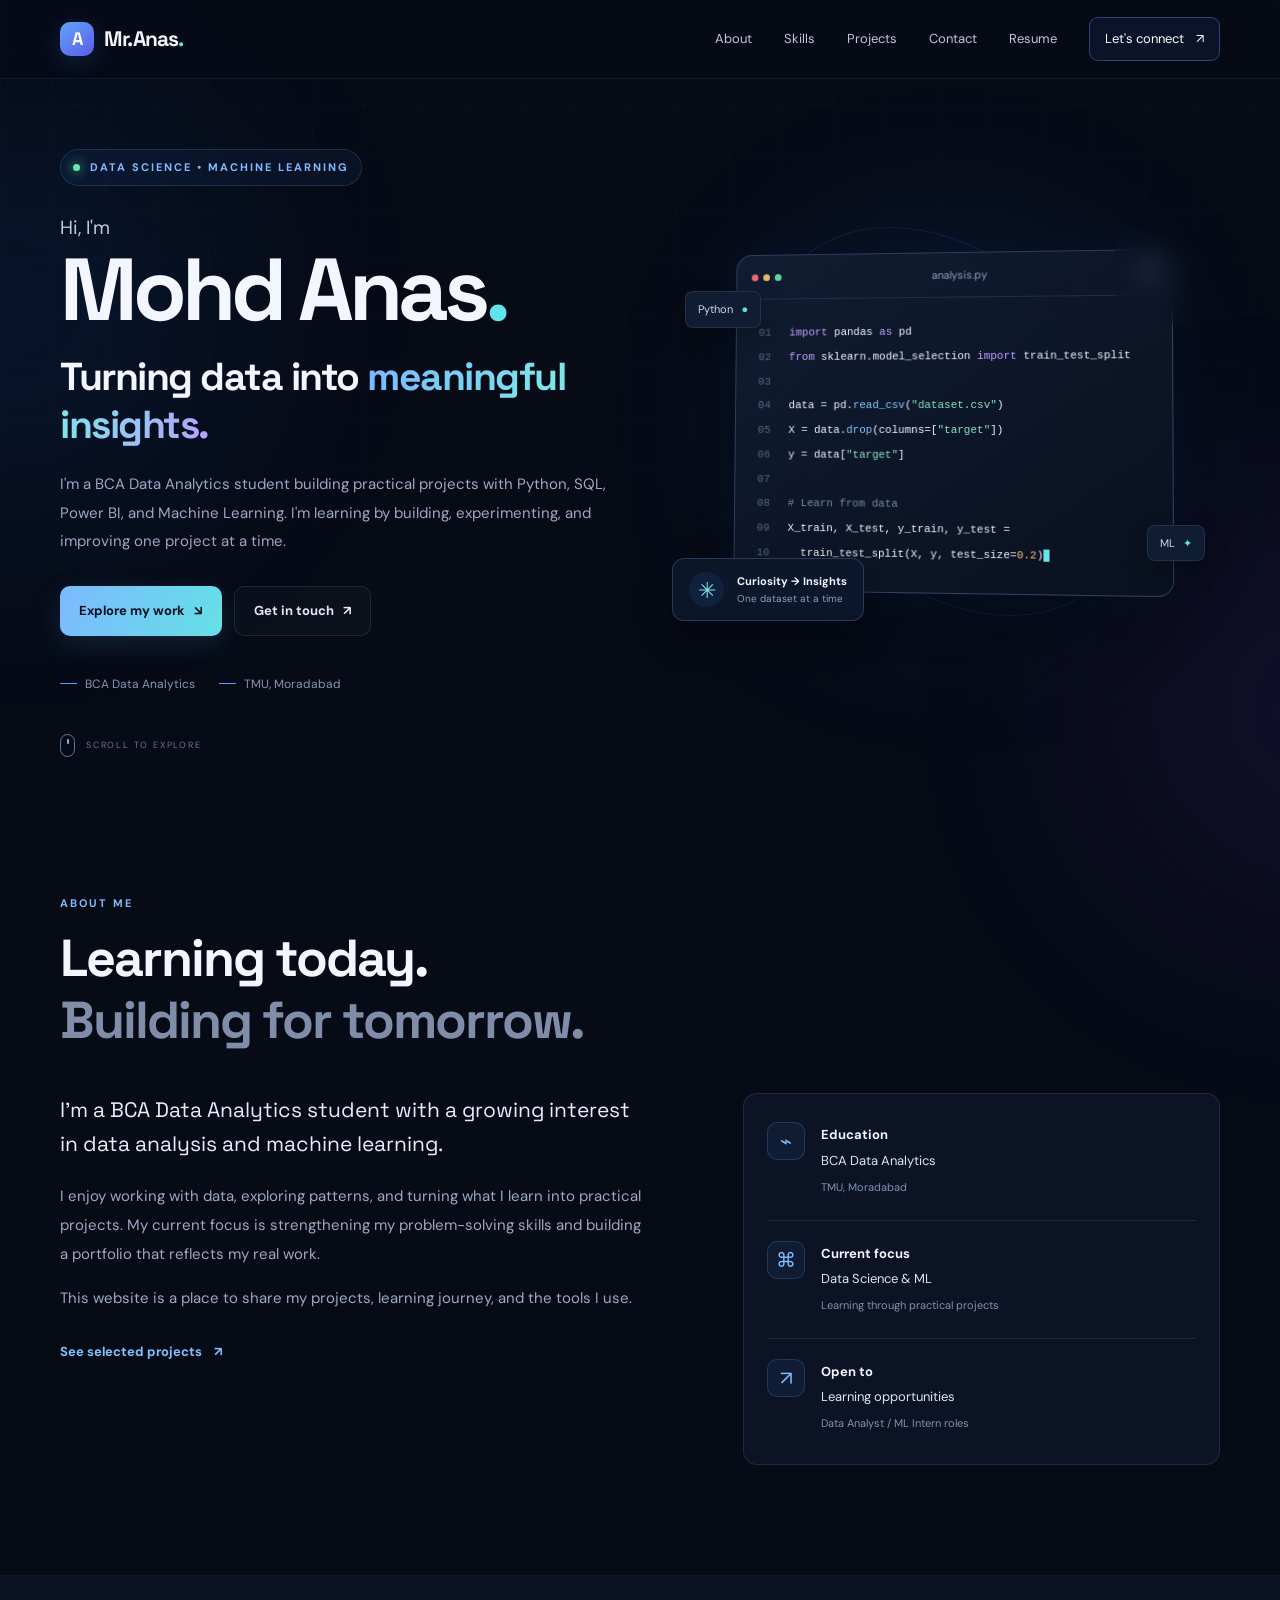
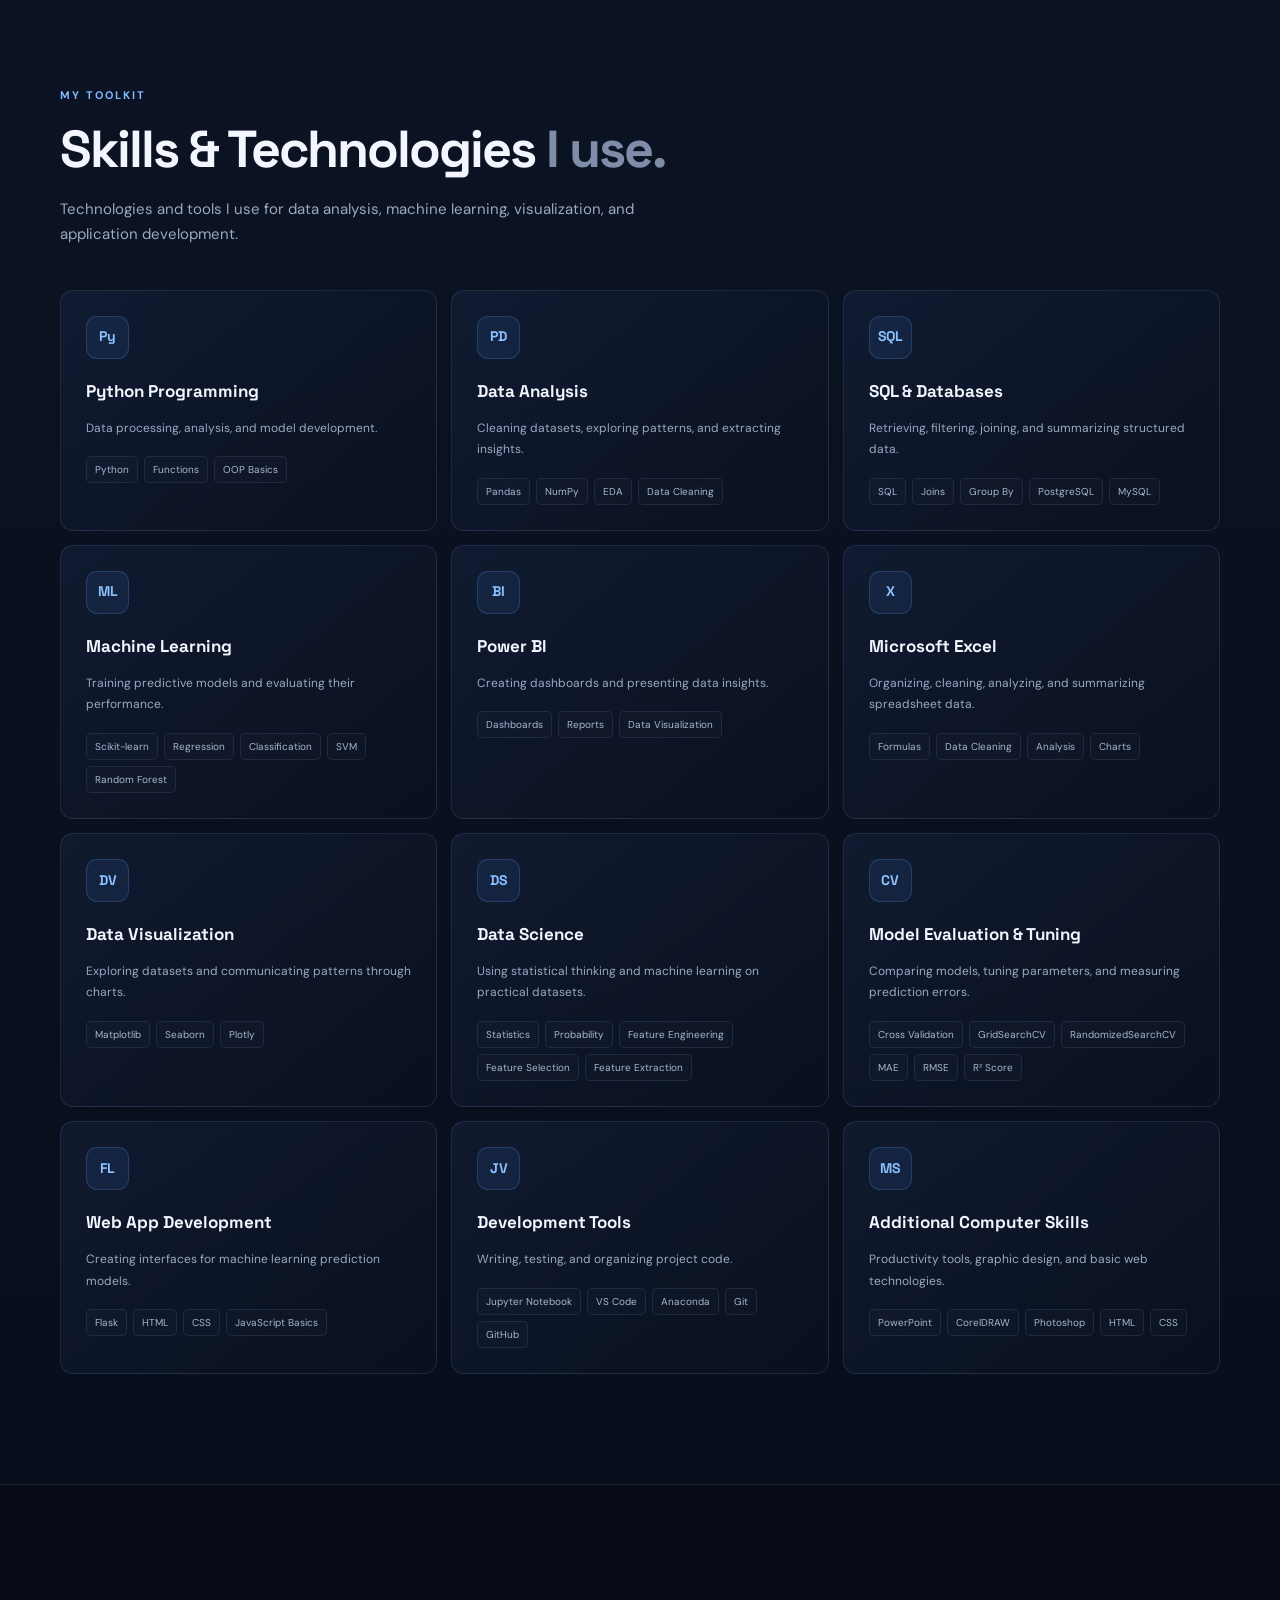
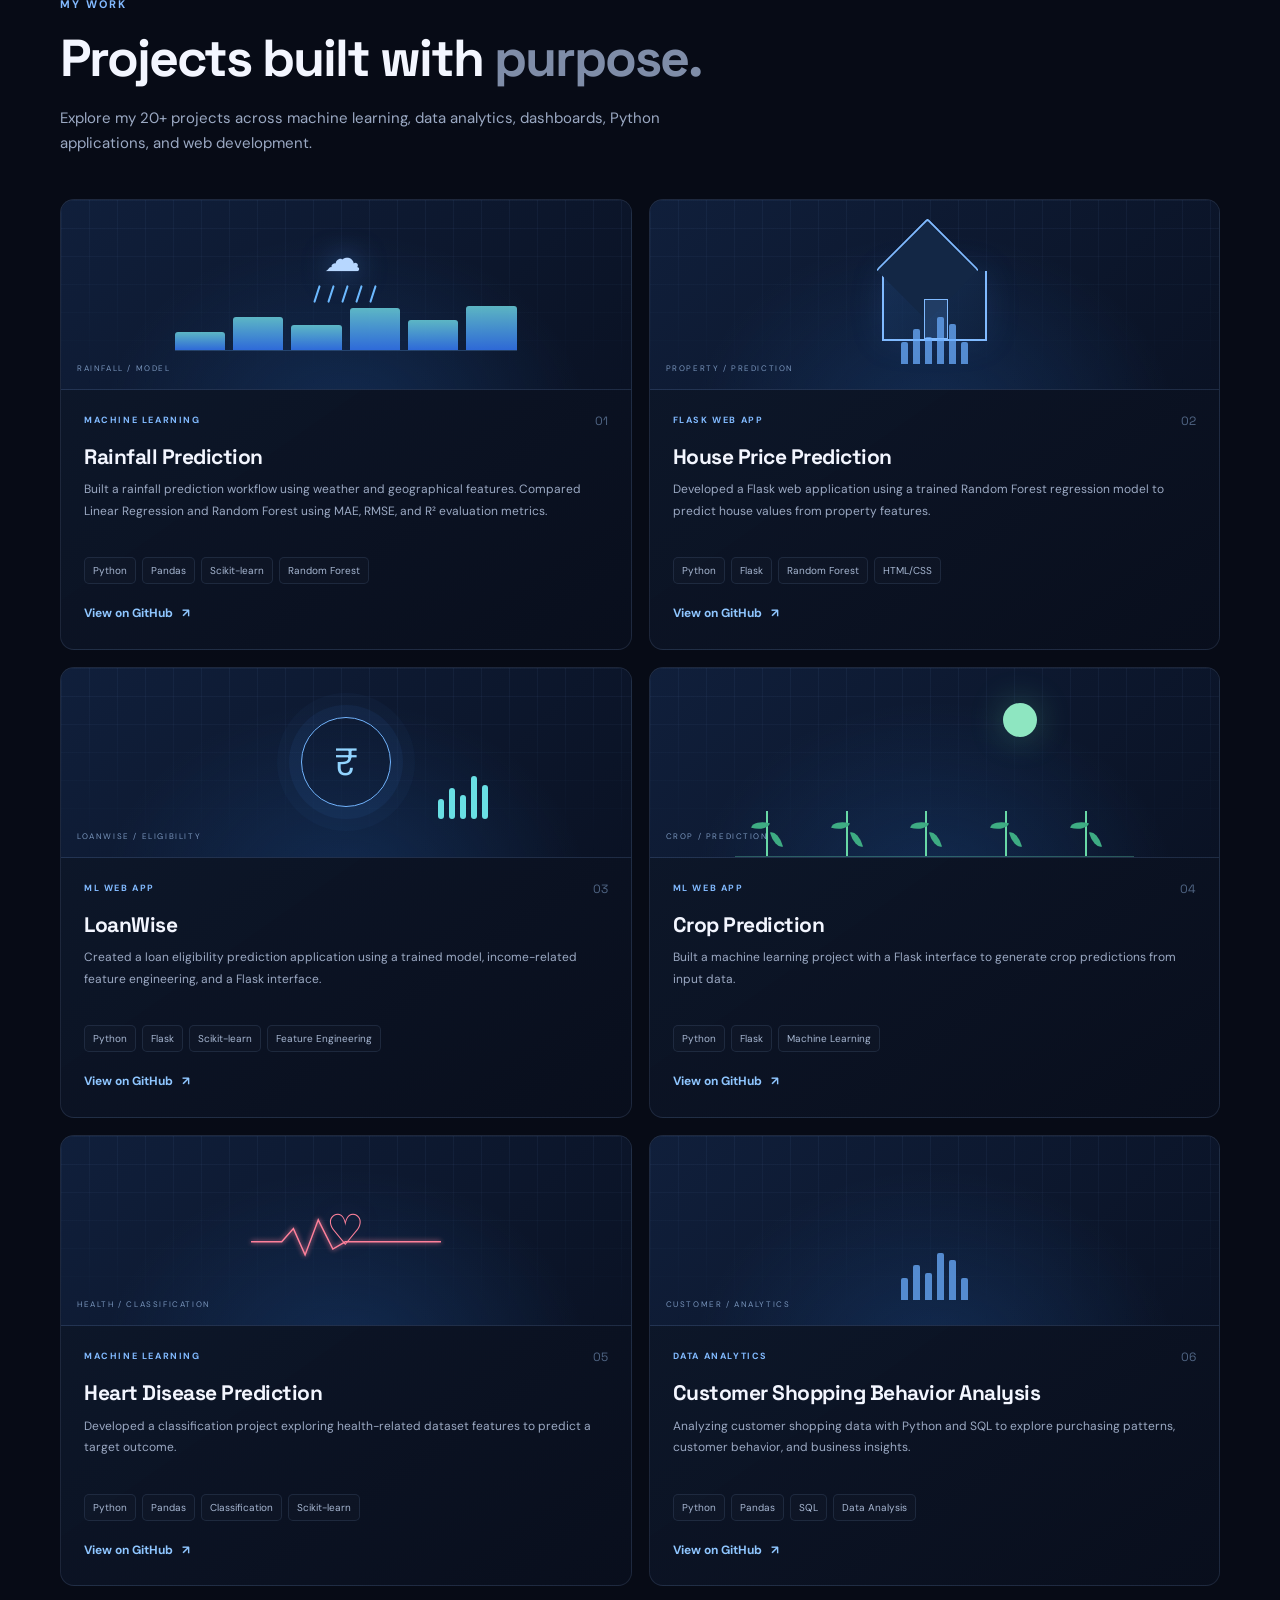
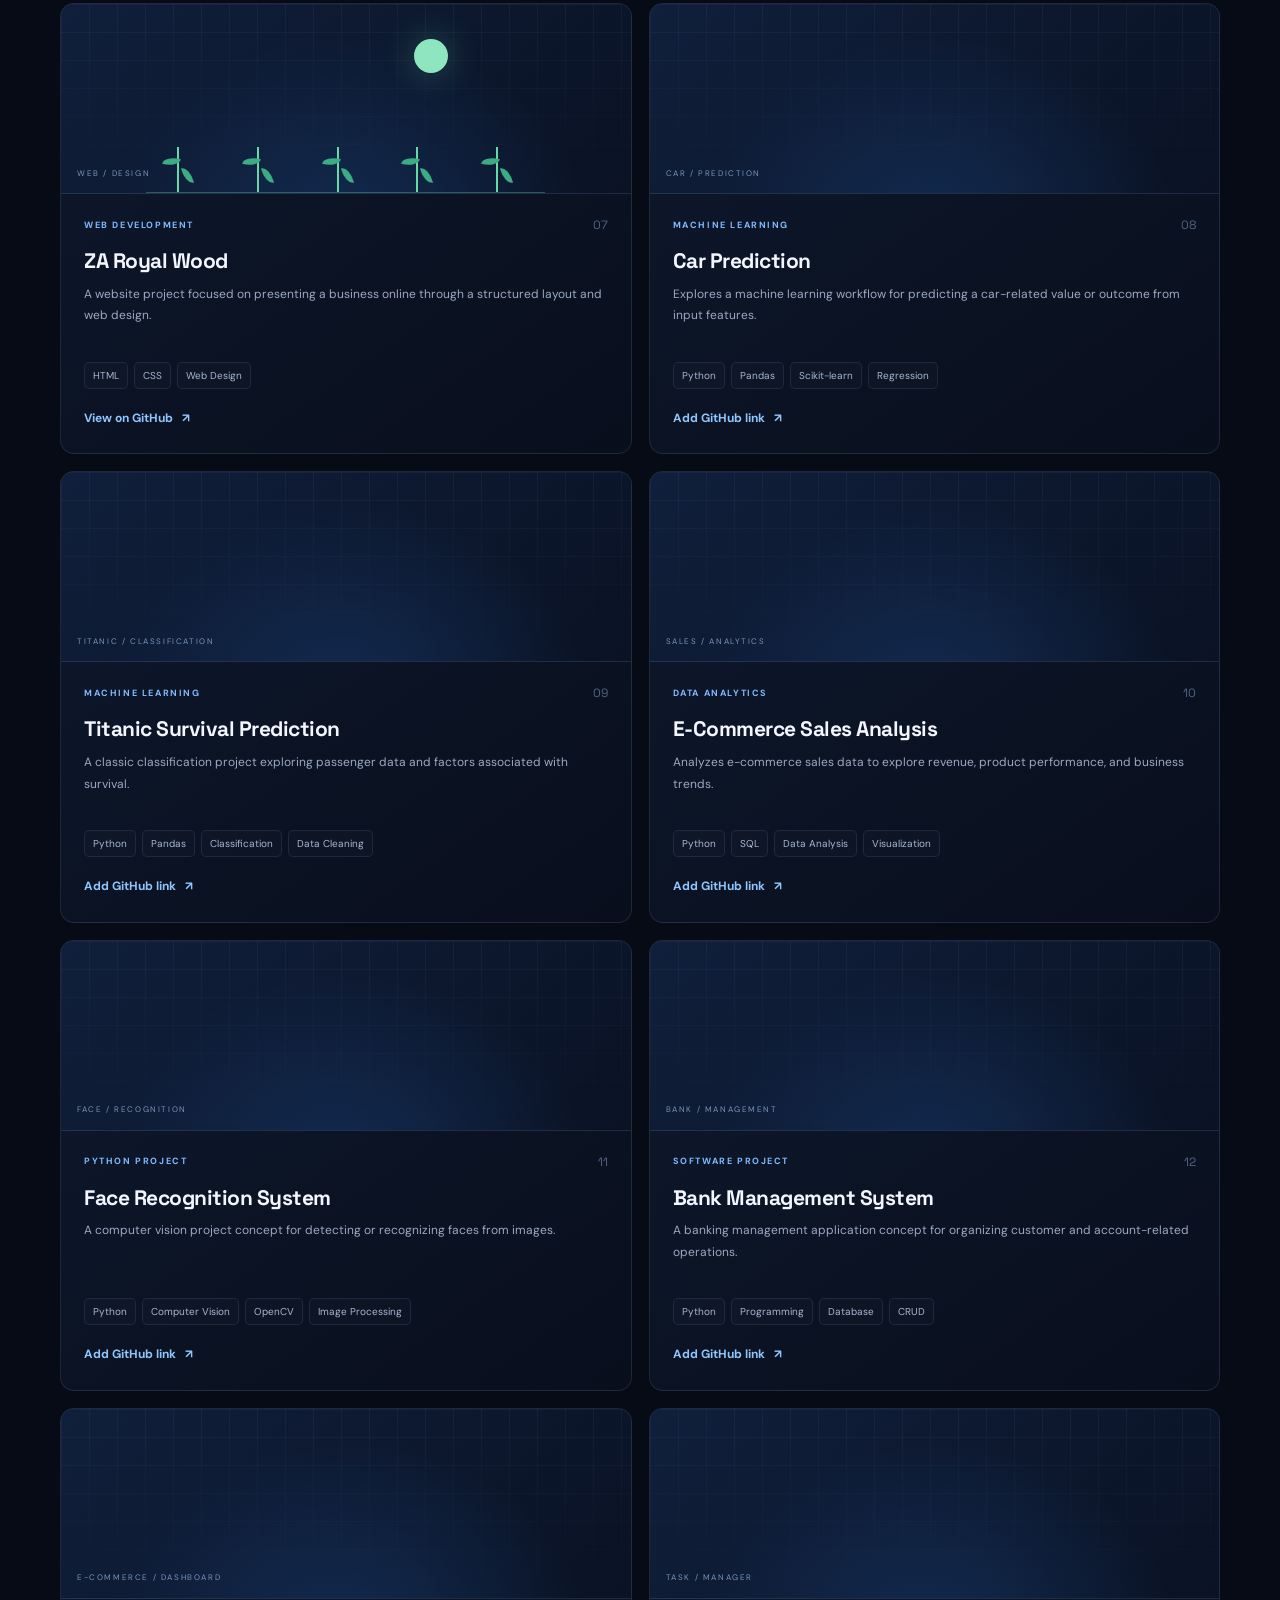
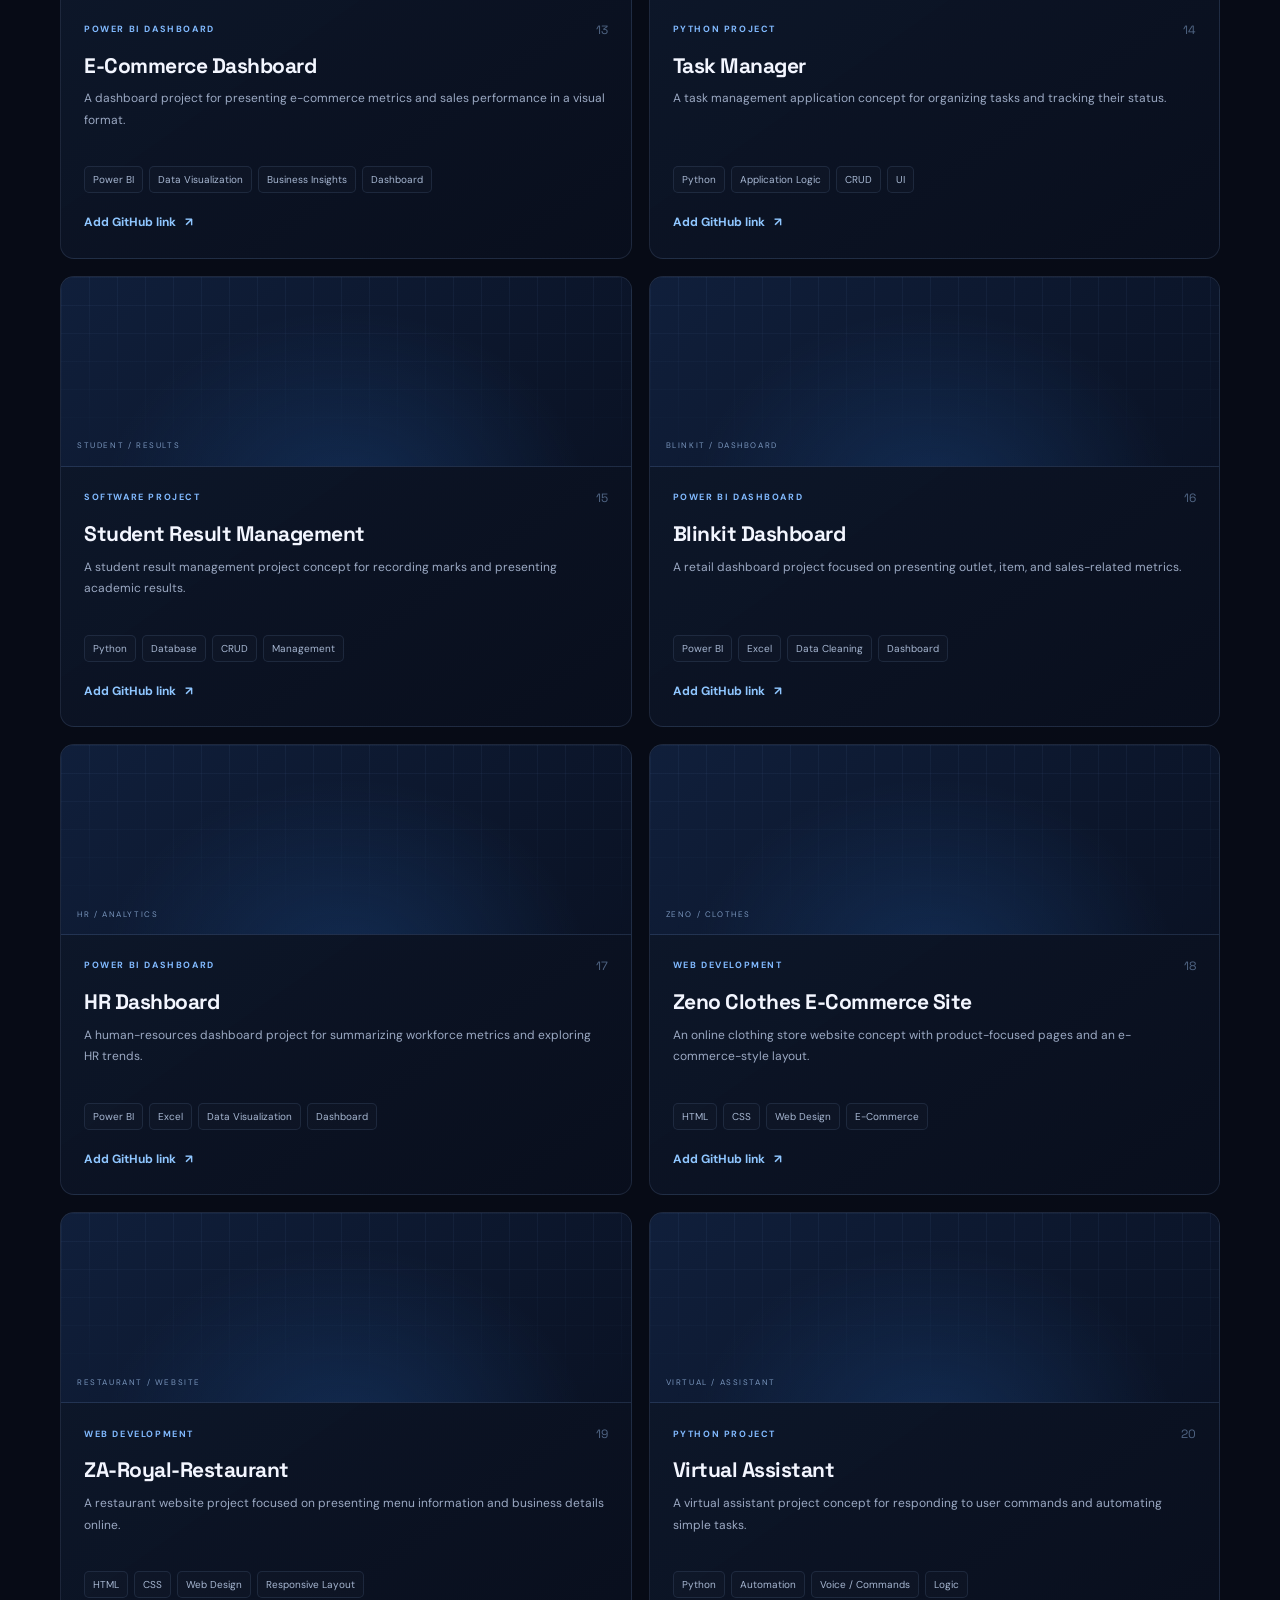
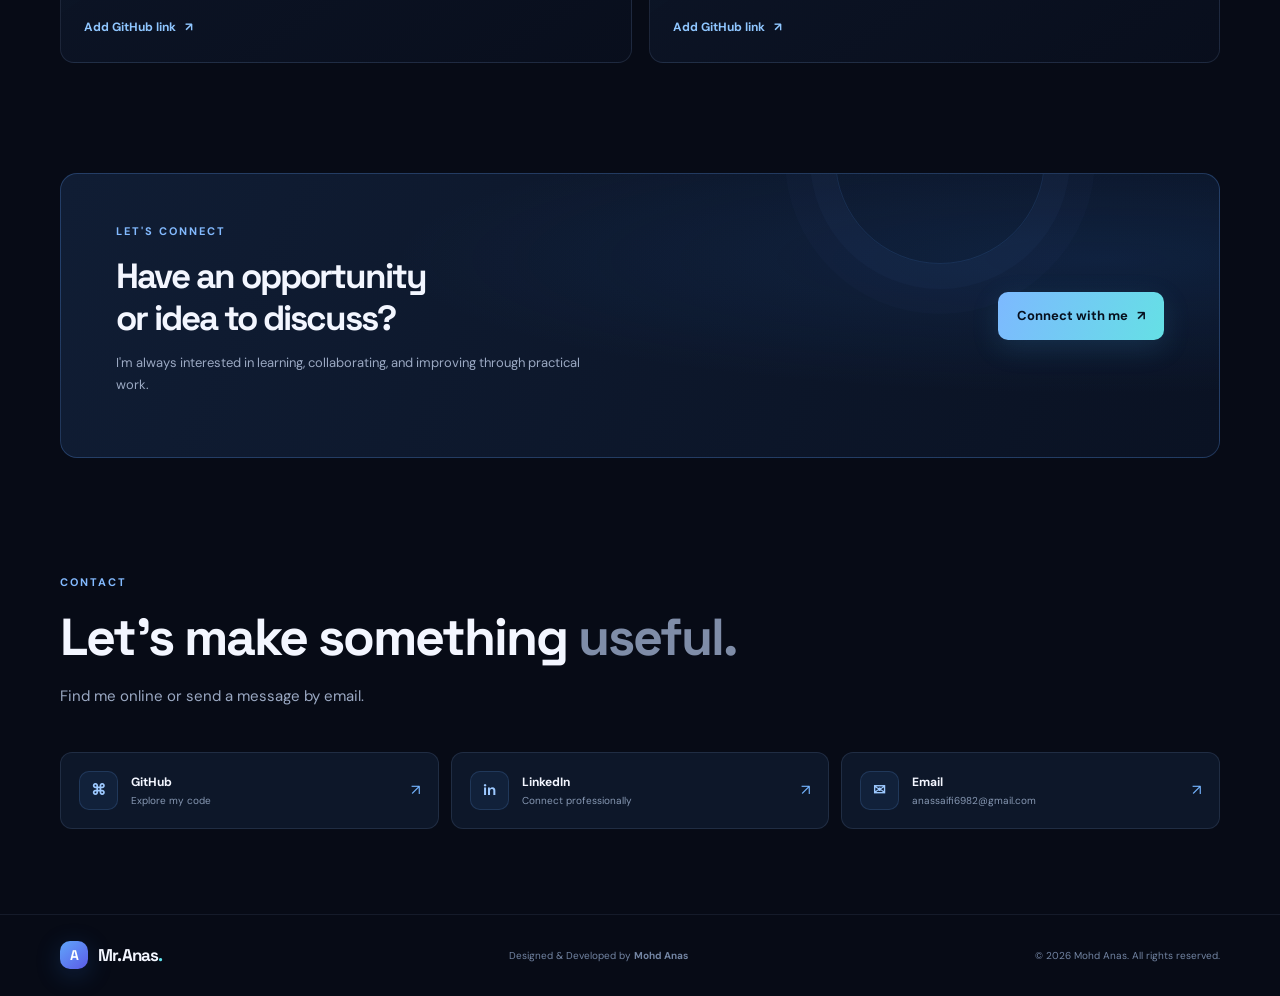
<file: index.html>
<!DOCTYPE html>
<html lang="en">
<head>
  <meta charset="UTF-8">
  <meta name="viewport" content="width=device-width, initial-scale=1.0">
  <meta name="description" content="Mohd Anas — BCA Data Analytics student exploring Data Science and Machine Learning. View projects, skills, and contact details.">
  <meta name="theme-color" content="#070b16">
  <title>Mohd Anas | Data Science Portfolio</title>
  <link rel="preconnect" href="https://fonts.googleapis.com">
  <link rel="preconnect" href="https://fonts.gstatic.com" crossorigin>
  <link href="https://fonts.googleapis.com/css2?family=DM+Sans:wght@400;500;600;700&family=Space+Grotesk:wght@400;500;600;700&display=swap" rel="stylesheet">
  <link rel="stylesheet" href="style.css">
</head>
<body>
  <div class="ambient ambient-one"></div>
  <div class="ambient ambient-two"></div>
  <header class="site-header">
    <nav class="nav container" aria-label="Main navigation">
      <a class="brand" href="#home" aria-label="Anas home"><span class="brand-mark">A</span><span>Mr.Anas<span class="brand-dot">.</span></span></a>
      <button class="menu-toggle" aria-label="Toggle navigation" aria-expanded="false"><span></span><span></span><span></span></button>
      <div class="nav-links">
        <a href="#about">About</a>
        <a href="#skills">Skills</a>
        <a href="#projects">Projects</a>
        <a href="tel:+918006711968">Contact</a>
        <a href="resume.html">Resume</a>
        <a class="nav-cta" href="tel:+918006711968">Let's connect <span>↗</span></a>
      </div>
    </nav>
  </header>

  <main>
    <section class="hero container" id="home">
      <div class="hero-copy reveal">
        <div class="eyebrow"><span class="status-dot"></span> DATA SCIENCE • MACHINE LEARNING</div>
        <p class="hero-intro">Hi, I'm</p>
        <h1>Mohd Anas<span class="accent">.</span></h1>
        <h2>Turning data into <span class="gradient-text">meaningful insights.</span></h2>
        <p class="hero-description">I'm a BCA Data Analytics student building practical projects with Python, SQL, Power BI, and Machine Learning. I'm learning by building, experimenting, and improving one project at a time.</p>
        <div class="hero-actions">
          <a class="button button-primary" href="projects.html">Explore my work <span>↘</span></a>
          <a class="button button-secondary" href="contact.html">Get in touch <span>↗</span></a>
        </div>
        <div class="hero-meta"><span><i class="meta-line"></i> BCA Data Analytics</span><span><i class="meta-line"></i> TMU, Moradabad</span></div>
      </div>
      <div class="hero-visual reveal" aria-label="Decorative data visualization">
        <div class="visual-glow"></div>
        <div class="orbit orbit-a"></div><div class="orbit orbit-b"></div>
        <div class="data-card card-top"><span class="mini-label">DATA / 01</span><span class="mini-bars"><i></i><i></i><i></i><i></i><i></i><i></i><i></i></span></div>
        <div class="code-window">
          <div class="window-top"><div class="window-dots"><i></i><i></i><i></i></div><span>analysis.py</span><span class="window-symbol">⌘</span></div>
          <div class="code-lines">
            <p><span class="ln">01</span> <span class="code-purple">import</span> pandas <span class="code-purple">as</span> pd</p>
            <p><span class="ln">02</span> <span class="code-purple">from</span> sklearn.model_selection <span class="code-purple">import</span> train_test_split</p>
            <p><span class="ln">03</span></p>
            <p><span class="ln">04</span> data = pd.<span class="code-blue">read_csv</span>(<span class="code-green">"dataset.csv"</span>)</p>
            <p><span class="ln">05</span> X = data.<span class="code-blue">drop</span>(columns=[<span class="code-green">"target"</span>])</p>
            <p><span class="ln">06</span> y = data[<span class="code-green">"target"</span>]</p>
            <p><span class="ln">07</span></p>
            <p><span class="ln">08</span> <span class="code-comment"># Learn from data</span></p>
            <p><span class="ln">09</span> X_train, X_test, y_train, y_test =</p>
            <p><span class="ln">10</span> &nbsp;&nbsp;train_test_split(X, y, test_size=<span class="code-orange">0.2</span>)<span class="cursor"></span></p>
          </div>
        </div>
        <div class="data-card card-bottom"><span class="pulse-ring">✳</span><div><strong>Curiosity → Insights</strong><small>One dataset at a time</small></div></div>
        <div class="floating-chip chip-one">Python <span>●</span></div><div class="floating-chip chip-two">ML <span>✦</span></div>
      </div>
      <a class="scroll-cue" href="#about"><span class="scroll-mouse"></span> SCROLL TO EXPLORE</a>
    </section>

    <section class="section container" id="about">
      <div class="section-heading reveal"><p class="section-kicker">ABOUT ME</p><h2>Learning today.<br><span class="muted">Building for tomorrow.</span></h2></div>
      <div class="about-grid">
        <div class="about-copy reveal"><p class="lead">I’m a BCA Data Analytics student with a growing interest in data analysis and machine learning.</p><p>I enjoy working with data, exploring patterns, and turning what I learn into practical projects. My current focus is strengthening my problem-solving skills and building a portfolio that reflects my real work.</p><p>This website is a place to share my projects, learning journey, and the tools I use.</p><a class="text-link" href="#projects">See selected projects <span>↗</span></a></div>
        <div class="about-facts reveal"><div class="fact"><span class="fact-icon">⌁</span><div><strong>Education</strong><p>BCA Data Analytics</p><small>TMU, Moradabad</small></div></div><div class="fact"><span class="fact-icon">⌘</span><div><strong>Current focus</strong><p>Data Science & ML</p><small>Learning through practical projects</small></div></div><div class="fact"><span class="fact-icon">↗</span><div><strong>Open to</strong><p>Learning opportunities</p><small>Data Analyst / ML Intern roles</small></div></div></div>
      </div>
    </section>

    <!-- ==================== SKILLS SECTION ==================== -->
    <section class="section section-alt" id="skills">
      <div class="container">
        <div class="section-heading reveal">
          <p class="section-kicker">MY TOOLKIT</p>
          <h2>Skills & Technologies <span class="muted">I use.</span></h2>
          <p class="section-subtitle">Technologies and tools I use for data analysis, machine learning, visualization, and application development.</p>
        </div>

        <div class="skills-grid">
          <article class="skill-card reveal">
            <div class="skill-icon">Py</div><h3>Python Programming</h3>
            <p>Data processing, analysis, and model development.</p>
            <div class="skill-tags"><span>Python</span><span>Functions</span><span>OOP Basics</span></div>
          </article>
          <article class="skill-card reveal">
            <div class="skill-icon">PD</div><h3>Data Analysis</h3>
            <p>Cleaning datasets, exploring patterns, and extracting insights.</p>
            <div class="skill-tags"><span>Pandas</span><span>NumPy</span><span>EDA</span><span>Data Cleaning</span></div>
          </article>
          <article class="skill-card reveal">
            <div class="skill-icon">SQL</div><h3>SQL & Databases</h3>
            <p>Retrieving, filtering, joining, and summarizing structured data.</p>
            <div class="skill-tags"><span>SQL</span><span>Joins</span><span>Group By</span><span>PostgreSQL</span><span>MySQL</span></div>
          </article>
          <article class="skill-card reveal">
            <div class="skill-icon">ML</div><h3>Machine Learning</h3>
            <p>Training predictive models and evaluating their performance.</p>
            <div class="skill-tags"><span>Scikit-learn</span><span>Regression</span><span>Classification</span><span>SVM</span><span>Random Forest</span></div>
          </article>
          <article class="skill-card reveal">
            <div class="skill-icon">BI</div><h3>Power BI</h3>
            <p>Creating dashboards and presenting data insights.</p>
            <div class="skill-tags"><span>Dashboards</span><span>Reports</span><span>Data Visualization</span></div>
          </article>
          <article class="skill-card reveal">
            <div class="skill-icon">X</div><h3>Microsoft Excel</h3>
            <p>Organizing, cleaning, analyzing, and summarizing spreadsheet data.</p>
            <div class="skill-tags"><span>Formulas</span><span>Data Cleaning</span><span>Analysis</span><span>Charts</span></div>
          </article>
          <article class="skill-card reveal">
            <div class="skill-icon">DV</div><h3>Data Visualization</h3>
            <p>Exploring datasets and communicating patterns through charts.</p>
            <div class="skill-tags"><span>Matplotlib</span><span>Seaborn</span><span>Plotly</span></div>
          </article>
          <article class="skill-card reveal">
            <div class="skill-icon">DS</div><h3>Data Science</h3>
            <p>Using statistical thinking and machine learning on practical datasets.</p>
            <div class="skill-tags"><span>Statistics</span><span>Probability</span><span>Feature Engineering</span><span>Feature Selection</span><span>Feature Extraction</span></div>
          </article>
          <article class="skill-card reveal">
            <div class="skill-icon">CV</div><h3>Model Evaluation & Tuning</h3>
            <p>Comparing models, tuning parameters, and measuring prediction errors.</p>
            <div class="skill-tags"><span>Cross Validation</span><span>GridSearchCV</span><span>RandomizedSearchCV</span><span>MAE</span><span>RMSE</span><span>R² Score</span></div>
          </article>
          <article class="skill-card reveal">
            <div class="skill-icon">FL</div><h3>Web App Development</h3>
            <p>Creating interfaces for machine learning prediction models.</p>
            <div class="skill-tags"><span>Flask</span><span>HTML</span><span>CSS</span><span>JavaScript Basics</span></div>
          </article>
          <article class="skill-card reveal">
            <div class="skill-icon">JV</div><h3>Development Tools</h3>
            <p>Writing, testing, and organizing project code.</p>
            <div class="skill-tags"><span>Jupyter Notebook</span><span>VS Code</span><span>Anaconda</span><span>Git</span><span>GitHub</span></div>
          </article>
          <article class="skill-card reveal">
            <div class="skill-icon">MS</div><h3>Additional Computer Skills</h3>
            <p>Productivity tools, graphic design, and basic web technologies.</p>
            <div class="skill-tags"><span>PowerPoint</span><span>CorelDRAW</span><span>Photoshop</span><span>HTML</span><span>CSS</span></div>
          </article>
        </div>
      </div>
    </section>

    <!-- ==================== PROJECTS SECTION ==================== -->
    <section class="section container" id="projects">
      <div class="section-heading reveal">
        <p class="section-kicker">MY WORK</p>
        <h2>Projects built with <span class="muted">purpose.</span></h2>
        <p class="section-subtitle">Explore my 20+ projects across machine learning, data analytics, dashboards, Python applications, and web development.</p>
      </div>

      <div class="projects-grid">
        <article class="project-card project-featured reveal">
          <div class="project-art rainfall-art">
            <div class="rain-cloud">☁</div>
            <div class="rain-lines"><i></i><i></i><i></i><i></i><i></i></div>
            <div class="chart-line"><span></span><span></span><span></span><span></span><span></span><span></span></div>
            <span class="art-caption">RAINFALL / MODEL</span>
          </div>
          <div class="project-content">
            <div class="project-topline"><span class="project-type">MACHINE LEARNING</span><span class="project-number">01</span></div>
            <h3>Rainfall Prediction</h3>
            <p>Built a rainfall prediction workflow using weather and geographical features. Compared Linear Regression and Random Forest using MAE, RMSE, and R² evaluation metrics.</p>
            <div class="project-tags"><span>Python</span><span>Pandas</span><span>Scikit-learn</span><span>Random Forest</span></div>
            <a class="project-link" href="https://github.com/YOUR_USERNAME/YOUR_RAINFALL_REPO" target="_blank" rel="noreferrer">View on GitHub <span>↗</span></a>
          </div>
        </article>

        <article class="project-card reveal">
          <div class="project-art house-art">
            <div class="house-shape"><span></span></div>
            <div class="house-data"><i></i><i></i><i></i><i></i><i></i><i></i></div>
            <span class="art-caption">PROPERTY / PREDICTION</span>
          </div>
          <div class="project-content">
            <div class="project-topline"><span class="project-type">FLASK WEB APP</span><span class="project-number">02</span></div>
            <h3>House Price Prediction</h3>
            <p>Developed a Flask web application using a trained Random Forest regression model to predict house values from property features.</p>
            <div class="project-tags"><span>Python</span><span>Flask</span><span>Random Forest</span><span>HTML/CSS</span></div>
            <a class="project-link" href="https://github.com/anassaifi6982-glitch/house_prediction_model" target="_blank" rel="noreferrer">View on GitHub <span>↗</span></a>
          </div>
        </article>

        <article class="project-card reveal">
          <div class="project-art loan-art">
            <div class="loan-ring"><span>₹</span></div>
            <div class="loan-bars"><i></i><i></i><i></i><i></i><i></i></div>
            <span class="art-caption">LOANWISE / ELIGIBILITY</span>
          </div>
          <div class="project-content">
            <div class="project-topline"><span class="project-type">ML WEB APP</span><span class="project-number">03</span></div>
            <h3>LoanWise</h3>
            <p>Created a loan eligibility prediction application using a trained model, income-related feature engineering, and a Flask interface.</p>
            <div class="project-tags"><span>Python</span><span>Flask</span><span>Scikit-learn</span><span>Feature Engineering</span></div>
            <a class="project-link" href="https://github.com/anassaifi6982-glitch/Loan_Prediction_Model" target="_blank" rel="noreferrer">View on GitHub <span>↗</span></a>
          </div>
        </article>

        <article class="project-card reveal">
          <div class="project-art crop-art">
            <div class="crop-sun"></div>
            <div class="crop-field"><i></i><i></i><i></i><i></i><i></i></div>
            <span class="art-caption">CROP / PREDICTION</span>
          </div>
          <div class="project-content">
            <div class="project-topline"><span class="project-type">ML WEB APP</span><span class="project-number">04</span></div>
            <h3>Crop Prediction</h3>
            <p>Built a machine learning project with a Flask interface to generate crop predictions from input data.</p>
            <div class="project-tags"><span>Python</span><span>Flask</span><span>Machine Learning</span></div>
            <a class="project-link" href="https://github.com/anassaifi6982-glitch/Crop_Prediction_Model" target="_blank" rel="noreferrer">View on GitHub <span>↗</span></a>
          </div>
        </article>

        <article class="project-card reveal">
          <div class="project-art heart-art">
            <div class="heart-pulse">♡<svg viewBox="0 0 260 70" role="img" aria-label="Decorative pulse line"><polyline points="0,38 42,38 58,20 74,56 92,8 112,48 129,38 260,38"/></svg></div>
            <span class="art-caption">HEALTH / CLASSIFICATION</span>
          </div>
          <div class="project-content">
            <div class="project-topline"><span class="project-type">MACHINE LEARNING</span><span class="project-number">05</span></div>
            <h3>Heart Disease Prediction</h3>
            <p>Developed a classification project exploring health-related dataset features to predict a target outcome.</p>
            <div class="project-tags"><span>Python</span><span>Pandas</span><span>Classification</span><span>Scikit-learn</span></div>
            <a class="project-link" href="https://github.com/anassaifi6982-glitch/Heart_Disease_Model" target="_blank" rel="noreferrer">View on GitHub <span>↗</span></a>
          </div>
        </article>

        <article class="project-card reveal">
          <div class="project-art house-art">
            <div class="house-data"><i></i><i></i><i></i><i></i><i></i><i></i></div>
            <span class="art-caption">CUSTOMER / ANALYTICS</span>
          </div>
          <div class="project-content">
            <div class="project-topline"><span class="project-type">DATA ANALYTICS</span><span class="project-number">06</span></div>
            <h3>Customer Shopping Behavior Analysis</h3>
            <p>Analyzing customer shopping data with Python and SQL to explore purchasing patterns, customer behavior, and business insights.</p>
            <div class="project-tags"><span>Python</span><span>Pandas</span><span>SQL</span><span>Data Analysis</span></div>
            <a class="project-link" href="https://github.com/anassaifi6982-glitch/customer_behavior_analysis" target="_blank" rel="noreferrer">View on GitHub <span>↗</span></a>
          </div>
        </article>

        <article class="project-card reveal">
          <div class="project-art crop-art">
            <div class="crop-sun"></div>
            <div class="crop-field"><i></i><i></i><i></i><i></i><i></i></div>
            <span class="art-caption">WEB / DESIGN</span>
          </div>
          <div class="project-content">
            <div class="project-topline"><span class="project-type">WEB DEVELOPMENT</span><span class="project-number">07</span></div>
            <h3>ZA Royal Wood</h3>
            <p>A website project focused on presenting a business online through a structured layout and web design.</p>
            <div class="project-tags"><span>HTML</span><span>CSS</span><span>Web Design</span></div>
            <a class="project-link" href="https://anassaifi6982-glitch.github.io/ZA-ROYAL-WOOD/" target="_blank" rel="noreferrer">View on GitHub <span>↗</span></a>
          </div>
        </article>
        <article class="project-card reveal">
          <div class="project-art house-art">
            <span class="art-caption">CAR / PREDICTION</span>
          </div>
          <div class="project-content">
            <div class="project-topline"><span class="project-type">MACHINE LEARNING</span><span class="project-number">08</span></div>
            <h3>Car Prediction</h3>
            <p>Explores a machine learning workflow for predicting a car-related value or outcome from input features.</p>
            <div class="project-tags"><span>Python</span><span>Pandas</span><span>Scikit-learn</span><span>Regression</span></div>
            <a class="project-link" href="https://github.com/YOUR_USERNAME/YOUR_REPO" target="_blank" rel="noreferrer">Add GitHub link <span>↗</span></a>
          </div>
        </article>

        <article class="project-card reveal">
          <div class="project-art heart-art">
            <span class="art-caption">TITANIC / CLASSIFICATION</span>
          </div>
          <div class="project-content">
            <div class="project-topline"><span class="project-type">MACHINE LEARNING</span><span class="project-number">09</span></div>
            <h3>Titanic Survival Prediction</h3>
            <p>A classic classification project exploring passenger data and factors associated with survival.</p>
            <div class="project-tags"><span>Python</span><span>Pandas</span><span>Classification</span><span>Data Cleaning</span></div>
            <a class="project-link" href="https://github.com/YOUR_USERNAME/YOUR_REPO" target="_blank" rel="noreferrer">Add GitHub link <span>↗</span></a>
          </div>
        </article>

        <article class="project-card reveal">
          <div class="project-art house-art">
            <span class="art-caption">SALES / ANALYTICS</span>
          </div>
          <div class="project-content">
            <div class="project-topline"><span class="project-type">DATA ANALYTICS</span><span class="project-number">10</span></div>
            <h3>E-Commerce Sales Analysis</h3>
            <p>Analyzes e-commerce sales data to explore revenue, product performance, and business trends.</p>
            <div class="project-tags"><span>Python</span><span>SQL</span><span>Data Analysis</span><span>Visualization</span></div>
            <a class="project-link" href="https://github.com/YOUR_USERNAME/YOUR_REPO" target="_blank" rel="noreferrer">Add GitHub link <span>↗</span></a>
          </div>
        </article>

        <article class="project-card reveal">
          <div class="project-art heart-art">
            <span class="art-caption">FACE / RECOGNITION</span>
          </div>
          <div class="project-content">
            <div class="project-topline"><span class="project-type">PYTHON PROJECT</span><span class="project-number">11</span></div>
            <h3>Face Recognition System</h3>
            <p>A computer vision project concept for detecting or recognizing faces from images.</p>
            <div class="project-tags"><span>Python</span><span>Computer Vision</span><span>OpenCV</span><span>Image Processing</span></div>
            <a class="project-link" href="https://github.com/YOUR_USERNAME/YOUR_REPO" target="_blank" rel="noreferrer">Add GitHub link <span>↗</span></a>
          </div>
        </article>

        <article class="project-card reveal">
          <div class="project-art loan-art">
            <span class="art-caption">BANK / MANAGEMENT</span>
          </div>
          <div class="project-content">
            <div class="project-topline"><span class="project-type">SOFTWARE PROJECT</span><span class="project-number">12</span></div>
            <h3>Bank Management System</h3>
            <p>A banking management application concept for organizing customer and account-related operations.</p>
            <div class="project-tags"><span>Python</span><span>Programming</span><span>Database</span><span>CRUD</span></div>
            <a class="project-link" href="https://github.com/anassaifi6982-glitch/Bank-Management-System" target="_blank" rel="noreferrer">Add GitHub link <span>↗</span></a>
          </div>
        </article>

        <article class="project-card reveal">
          <div class="project-art house-art">
            <span class="art-caption">E-COMMERCE / DASHBOARD</span>
          </div>
          <div class="project-content">
            <div class="project-topline"><span class="project-type">POWER BI DASHBOARD</span><span class="project-number">13</span></div>
            <h3>E-Commerce Dashboard</h3>
            <p>A dashboard project for presenting e-commerce metrics and sales performance in a visual format.</p>
            <div class="project-tags"><span>Power BI</span><span>Data Visualization</span><span>Business Insights</span><span>Dashboard</span></div>
            <a class="project-link" href="https://github.com/anassaifi6982-glitch/Power-_Bi_HR_Dashboard" target="_blank" rel="noreferrer">Add GitHub link <span>↗</span></a>
          </div>
        </article>

        <article class="project-card reveal">
          <div class="project-art crop-art">
            <span class="art-caption">TASK / MANAGER</span>
          </div>
          <div class="project-content">
            <div class="project-topline"><span class="project-type">PYTHON PROJECT</span><span class="project-number">14</span></div>
            <h3>Task Manager</h3>
            <p>A task management application concept for organizing tasks and tracking their status.</p>
            <div class="project-tags"><span>Python</span><span>Application Logic</span><span>CRUD</span><span>UI</span></div>
            <a class="project-link" href="https://github.com/anassaifi6982-glitch/Taske-Manager" target="_blank" rel="noreferrer">Add GitHub link <span>↗</span></a>
          </div>
        </article>

        <article class="project-card reveal">
          <div class="project-art house-art">
            <span class="art-caption">STUDENT / RESULTS</span>
          </div>
          <div class="project-content">
            <div class="project-topline"><span class="project-type">SOFTWARE PROJECT</span><span class="project-number">15</span></div>
            <h3>Student Result Management</h3>
            <p>A student result management project concept for recording marks and presenting academic results.</p>
            <div class="project-tags"><span>Python</span><span>Database</span><span>CRUD</span><span>Management</span></div>
            <a class="project-link" href="https://github.com/anassaifi6982-glitch/Python_project_for-_student_management_ssystem" target="_blank" rel="noreferrer">Add GitHub link <span>↗</span></a>
          </div>
        </article>

        <article class="project-card reveal">
          <div class="project-art crop-art">
            <span class="art-caption">BLINKIT / DASHBOARD</span>
          </div>
          <div class="project-content">
            <div class="project-topline"><span class="project-type">POWER BI DASHBOARD</span><span class="project-number">16</span></div>
            <h3>Blinkit Dashboard</h3>
            <p>A retail dashboard project focused on presenting outlet, item, and sales-related metrics.</p>
            <div class="project-tags"><span>Power BI</span><span>Excel</span><span>Data Cleaning</span><span>Dashboard</span></div>
            <a class="project-link" href="https://github.com/anassaifi6982-glitch/Power_Bi-Dashboard_blinkit" target="_blank" rel="noreferrer">Add GitHub link <span>↗</span></a>
          </div>
        </article>

        <article class="project-card reveal">
          <div class="project-art heart-art">
            <span class="art-caption">HR / ANALYTICS</span>
          </div>
          <div class="project-content">
            <div class="project-topline"><span class="project-type">POWER BI DASHBOARD</span><span class="project-number">17</span></div>
            <h3>HR Dashboard</h3>
            <p>A human-resources dashboard project for summarizing workforce metrics and exploring HR trends.</p>
            <div class="project-tags"><span>Power BI</span><span>Excel</span><span>Data Visualization</span><span>Dashboard</span></div>
            <a class="project-link" href="https://github.com/anassaifi6982-glitch/Power-_Bi_HR_Dashboard" target="_blank" rel="noreferrer">Add GitHub link <span>↗</span></a>
          </div>
        </article>

        <article class="project-card reveal">
          <div class="project-art crop-art">
            <span class="art-caption">ZENO / CLOTHES</span>
          </div>
          <div class="project-content">
            <div class="project-topline"><span class="project-type">WEB DEVELOPMENT</span><span class="project-number">18</span></div>
            <h3>Zeno Clothes E-Commerce Site</h3>
            <p>An online clothing store website concept with product-focused pages and an e-commerce-style layout.</p>
            <div class="project-tags"><span>HTML</span><span>CSS</span><span>Web Design</span><span>E-Commerce</span></div>
            <a class="project-link" href="https://anassaifi6982-glitch.github.io/zeno.collection/" target="_blank" rel="noreferrer">Add GitHub link <span>↗</span></a>
          </div>
        </article>

        <article class="project-card reveal">
          <div class="project-art loan-art">
            <span class="art-caption">RESTAURANT / WEBSITE</span>
          </div>
          <div class="project-content">
            <div class="project-topline"><span class="project-type">WEB DEVELOPMENT</span><span class="project-number">19</span></div>
            <h3>ZA-Royal-Restaurant</h3>
            <p>A restaurant website project focused on presenting menu information and business details online.</p>
            <div class="project-tags"><span>HTML</span><span>CSS</span><span>Web Design</span><span>Responsive Layout</span></div>
            <a class="project-link" href="https://github.com/anassaifi6982-glitch/ZA-ROYAL-RESTAURANT" target="_blank" rel="noreferrer">Add GitHub link <span>↗</span></a>
          </div>
        </article>

        <article class="project-card reveal">
          <div class="project-art heart-art">
            <span class="art-caption">VIRTUAL / ASSISTANT</span>
          </div>
          <div class="project-content">
            <div class="project-topline"><span class="project-type">PYTHON PROJECT</span><span class="project-number">20</span></div>
            <h3>Virtual Assistant</h3>
            <p>A virtual assistant project concept for responding to user commands and automating simple tasks.</p>
            <div class="project-tags"><span>Python</span><span>Automation</span><span>Voice / Commands</span><span>Logic</span></div>
            <a class="project-link" href="https://github.com/anassaifi6982-glitch/VIRTUAL-ASSISTANT" target="_blank" rel="noreferrer">Add GitHub link <span>↗</span></a>
          </div>
        </article>
      </div>

      <!-- <p class="projects-note"><span>✳</span> Add each project’s actual GitHub repository URL before publishing. Do not leave placeholder links in the live portfolio.</p> -->
    </section>

    <section class="cta-section"><div class="container cta-box reveal"><div><p class="section-kicker">LET'S CONNECT</p><h2>Have an opportunity<br>or idea to discuss?</h2><p>I'm always interested in learning, collaborating, and improving through practical work.</p></div><a class="button button-primary" href="#contact">Connect with me <span>↗</span></a><div class="cta-orb"></div></div></section>

    <section class="section container contact-section" id="contact">
      <div class="section-heading reveal"><p class="section-kicker">CONTACT</p><h2>Let's make something <span class="muted">useful.</span></h2><p class="section-subtitle">Find me online or send a message by email.</p></div>
      <div class="contact-grid reveal">
        <a class="contact-card" href="https://github.com/anassaifi6982-glitch" target="_blank" rel="noreferrer"><span class="contact-icon">⌘</span><span><strong>GitHub</strong><small>Explore my code</small></span><b>↗</b></a>
        <a class="contact-card" href="https://www.linkedin.com/in/mohd-anas-37491b37b" target="_blank" rel="noreferrer"><span class="contact-icon">in</span><span><strong>LinkedIn</strong><small>Connect professionally</small></span><b>↗</b></a>
        <a class="contact-card" href="mailto:anassaifi6982@gmail.com"><span class="contact-icon">✉</span><span><strong>Email</strong><small>anassaifi6982@gmail.com</small></span><b>↗</b></a>
      </div>
      <!-- <p class="contact-reminder">Before publishing: update the GitHub, LinkedIn, and email links in <code>index.html</code>.</p> -->
    </section>
  </main>

  <footer class="footer">
  <div class="container footer-inner">
    <a class="brand" href="#home">
      <span class="brand-mark">A</span>
      <span>Mr.Anas<span class="brand-dot">.</span></span>
    </a>

    <p>Designed &amp; Developed by <strong>Mohd Anas</strong></p>

    <span>© <span id="year"></span> Mohd Anas. All rights reserved.</span>
  </div>
</footer>
  <button class="back-to-top" aria-label="Back to top">↑</button>
  <script src="script.js"></script>
</body>
</html>
</file>
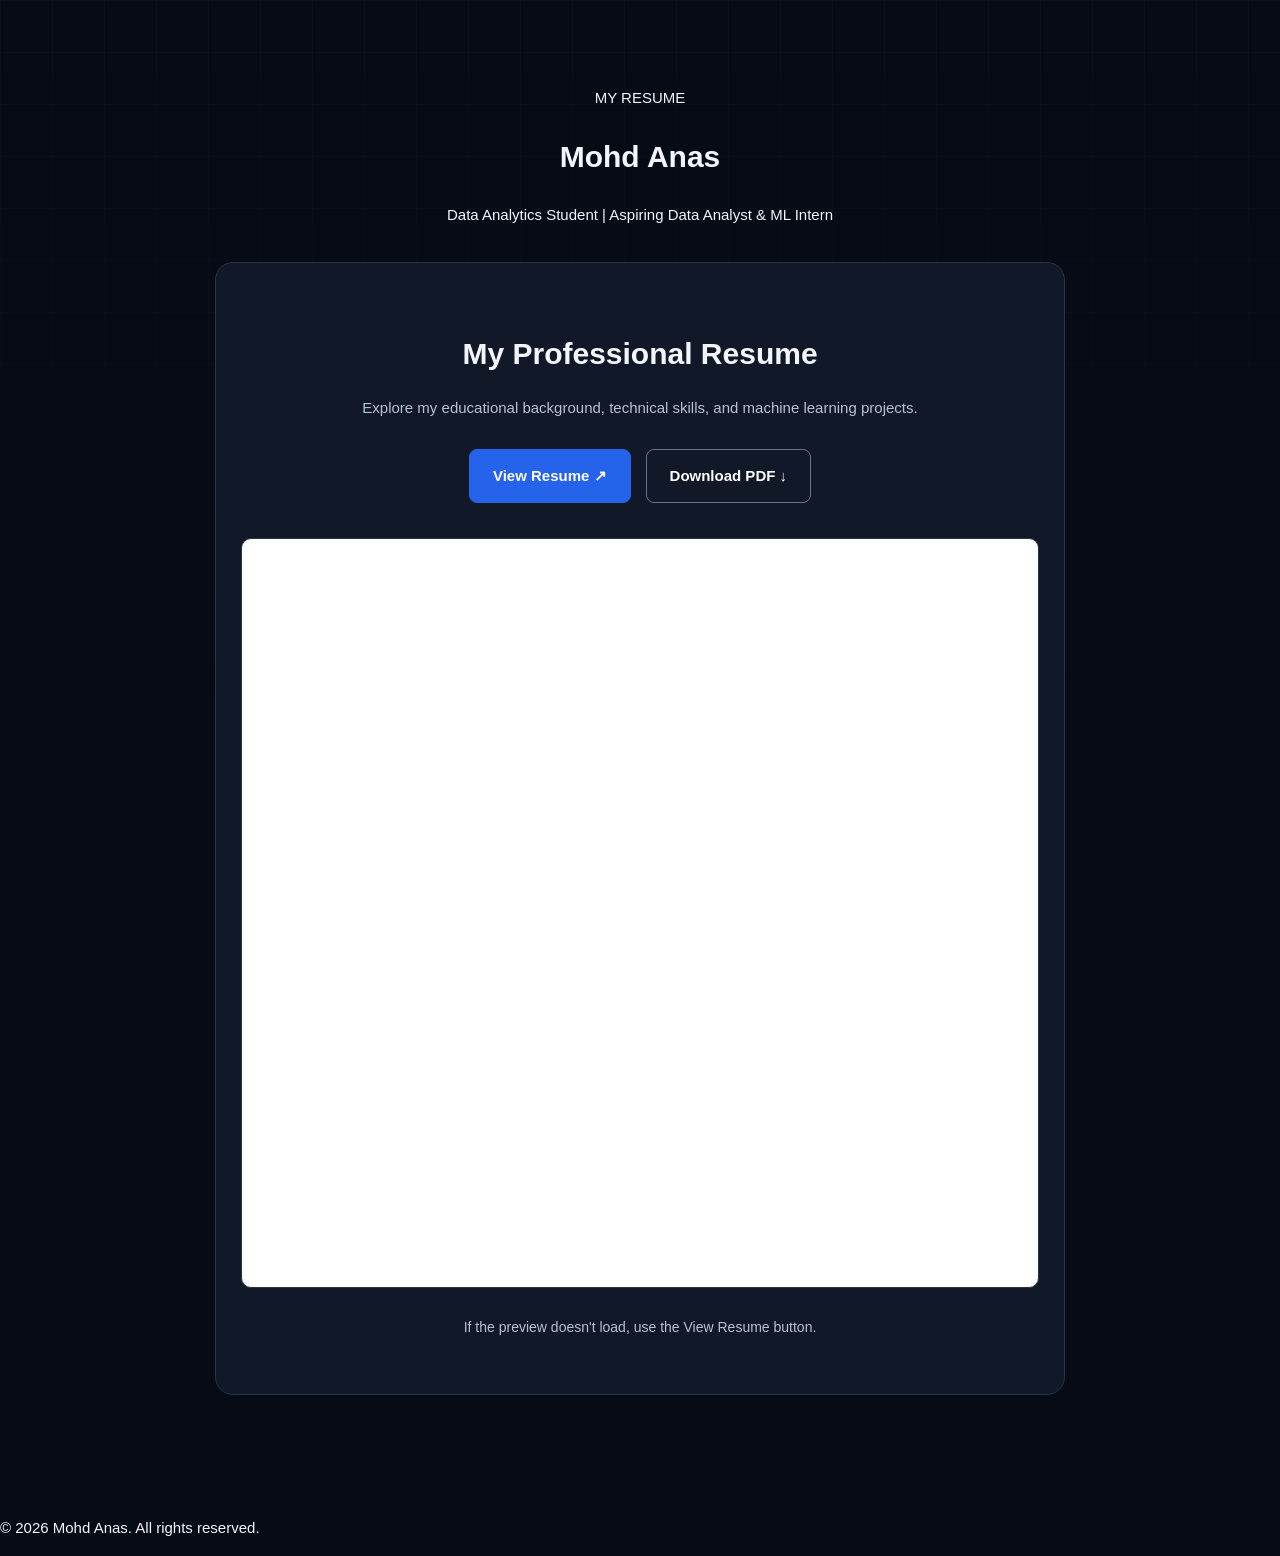
<file: resume.html>
<!DOCTYPE html>
<html lang="en">
<head>
  <meta charset="UTF-8">
  <meta name="viewport" content="width=device-width, initial-scale=1.0">
  <meta name="description" content="View and download Mohd Anas's resume.">
  <title>Resume | Mohd Anas</title>
  <link rel="stylesheet" href="style.css">
  <style>
    .resume-page {
      min-height: 80vh;
      padding: 70px 20px;
      text-align: center;
    }

    .resume-card {
      max-width: 850px;
      margin: 35px auto;
      padding: 40px 25px;
      background: #111827;
      border: 1px solid #263449;
      border-radius: 18px;
    }

    .resume-card h2 {
      font-size: 30px;
      margin-bottom: 12px;
    }

    .resume-card p {
      color: #b7c3d4;
      line-height: 1.8;
    }

    .resume-actions {
      display: flex;
      justify-content: center;
      gap: 15px;
      flex-wrap: wrap;
      margin-top: 28px;
    }

    .resume-btn {
      display: inline-block;
      padding: 13px 23px;
      border-radius: 8px;
      text-decoration: none;
      font-weight: 600;
      background: #2563eb;
      color: white;
      border: 1px solid #2563eb;
      transition: 0.3s;
    }

    .resume-btn:hover {
      background: #1d4ed8;
      transform: translateY(-2px);
    }

    .resume-btn.secondary {
      background: transparent;
      border-color: #64748b;
    }

    .resume-preview {
      width: 100%;
      height: 750px;
      margin-top: 35px;
      border: 1px solid #263449;
      border-radius: 10px;
      background: white;
    }

    .resume-note {
      font-size: 14px;
      margin-top: 20px;
    }

    @media (max-width: 600px) {
      .resume-page { padding: 45px 14px; }
      .resume-card { padding: 28px 16px; }
      .resume-card h2 { font-size: 25px; }
      .resume-preview { height: 520px; }
    }
  </style>
</head>
<body>

  <!-- Apne existing navbar ka design yahan use kar sakte ho -->
  <!-- <header>
    <nav>
      <a href="index.html">Home</a>
      <a href="about.html">About</a>
      <a href="skills.html">Skills</a>
      <a href="projects.html">Projects</a>
      <a href="resume.html" aria-current="page">Resume</a>
      <a href="contact.html">Contact</a>
    </nav>
  </header> -->

  <main class="resume-page">
    <p>MY RESUME</p>
    <h1>Mohd Anas</h1>
    <p>Data Analytics Student | Aspiring Data Analyst & ML Intern</p>

    <section class="resume-card">
      <h2>My Professional Resume</h2>
      <p>
        Explore my educational background, technical skills,
        and machine learning projects.
      </p>

      <div class="resume-actions">
        <a class="resume-btn"
           href="RESUME.pdf"
           target="_blank" rel="noopener">
          View Resume ↗
        </a>

        <a class="resume-btn secondary"
           href="RESUME.pdf"
           download="Mohd_Anas_Resume.pdf">
          Download PDF ↓
        </a>
      </div>

      <iframe
        class="resume-preview"
        src="RESUME.pdf"
        title="Mohd Anas Resume Preview">
      </iframe>

      <p class="resume-note">
        If the preview doesn't load, use the View Resume button.
      </p>
    </section>
  </main>

  <footer>
    <p>© <span id="year"></span> Mohd Anas. All rights reserved.</p>
  </footer>

  <script>
    document.getElementById("year").textContent =
      new Date().getFullYear();
  </script>

</body>
</html>
</file>
<file: style.css>
/* Mohd Anas — Data Science Portfolio */
:root{--bg:#070b16;--bg-soft:#0b1121;--panel:#0e172b;--panel-light:#111d34;--line:rgba(150,177,225,.14);--text:#f3f6ff;--muted:#9ba9c3;--blue:#5ca7ff;--cyan:#61e3ed;--purple:#a38bff;--font:'DM Sans',sans-serif;--display:'Space Grotesk',sans-serif}
*{box-sizing:border-box}html{scroll-behavior:smooth;scroll-padding-top:90px}body{margin:0;background:var(--bg);color:var(--text);font-family:var(--font);font-size:15px;line-height:1.7;overflow-x:hidden}body::before{content:"";position:fixed;inset:0;pointer-events:none;z-index:-2;background-image:linear-gradient(rgba(104,145,209,.035) 1px,transparent 1px),linear-gradient(90deg,rgba(104,145,209,.035) 1px,transparent 1px);background-size:52px 52px;mask-image:linear-gradient(to bottom,black,transparent 82%)}a{color:inherit;text-decoration:none}button{font:inherit}.container{width:min(1160px,calc(100% - 48px));margin-inline:auto}.ambient{position:absolute;width:420px;height:420px;border-radius:50%;filter:blur(120px);opacity:.12;pointer-events:none;z-index:-1}.ambient-one{background:#1265d8;top:100px;left:-200px}.ambient-two{background:#633cdb;top:500px;right:-250px}.site-header{position:sticky;top:0;z-index:20;background:rgba(7,11,22,.78);backdrop-filter:blur(18px);border-bottom:1px solid rgba(150,177,225,.09)}.nav{height:78px;display:flex;align-items:center;justify-content:space-between}.brand{display:inline-flex;align-items:center;gap:10px;font-family:var(--display);font-size:21px;font-weight:700;letter-spacing:-.8px}.brand-mark{display:grid;place-items:center;width:34px;height:34px;border-radius:10px;background:linear-gradient(140deg,#60a5fa,#5b5be7);color:white;font-size:18px;box-shadow:0 6px 25px #2464c344}.brand-dot,.accent{color:var(--cyan)}.nav-links{display:flex;align-items:center;gap:32px;color:#bdc8dc;font-size:13px}.nav-links>a:not(.nav-cta){transition:color .2s}.nav-links>a:hover{color:white}.nav-cta{padding:10px 15px;border:1px solid rgba(109,164,255,.34);border-radius:9px;color:white!important;background:rgba(71,133,255,.08)}.nav-cta span,.button span,.project-link span,.text-link span{margin-left:9px}.menu-toggle{display:none;background:none;border:0;color:white}.hero{min-height:690px;display:grid;grid-template-columns:1.04fr .96fr;align-items:center;gap:36px;padding-top:70px;padding-bottom:90px;position:relative}.eyebrow,.section-kicker{font-size:11px;letter-spacing:2px;font-weight:700;color:#83baff}.eyebrow{display:inline-flex;align-items:center;gap:10px;padding:8px 12px;border:1px solid rgba(106,167,255,.2);border-radius:30px;background:rgba(47,100,180,.09)}.status-dot{width:7px;height:7px;background:#67e8b4;border-radius:50%;box-shadow:0 0 12px #67e8b4}.hero-intro{margin:26px 0 0;color:#c0cbe0;font-size:19px}.hero h1{font-family:var(--display);font-size:clamp(54px,7vw,88px);letter-spacing:-5px;line-height:1.04;margin:0 0 17px;font-weight:700}.hero h2{font-family:var(--display);font-size:clamp(25px,3.3vw,39px);line-height:1.25;letter-spacing:-1.5px;margin:0 0 20px;max-width:570px}.gradient-text{background:linear-gradient(100deg,#78b8ff,#7ce7e9 55%,#b8a0ff);-webkit-background-clip:text;background-clip:text;color:transparent}.hero-description{max-width:550px;color:var(--muted);font-size:15px;line-height:1.9}.hero-actions{display:flex;gap:12px;flex-wrap:wrap;margin-top:30px}.button{display:inline-flex;align-items:center;justify-content:center;padding:13px 19px;border-radius:10px;font-size:13px;font-weight:700;transition:transform .25s,box-shadow .25s,border-color .25s}.button:hover{transform:translateY(-3px)}.button-primary{color:#07101e;background:linear-gradient(110deg,#7db9ff,#65e0e5);box-shadow:0 8px 28px #53b3f326}.button-primary:hover{box-shadow:0 12px 35px #53b3f34d}.button-secondary{border:1px solid var(--line);background:rgba(255,255,255,.025);color:#e1e8f7}.button-secondary:hover{border-color:#6399ed}.hero-meta{display:flex;gap:24px;flex-wrap:wrap;margin-top:38px;color:#8595b2;font-size:12px}.hero-meta span{display:flex;align-items:center;gap:8px}.meta-line{width:17px;height:1px;background:#5a9cff}.hero-visual{position:relative;min-height:440px;display:grid;place-items:center}.visual-glow{position:absolute;width:320px;height:320px;border-radius:50%;background:#1758bc;filter:blur(100px);opacity:.22}.orbit{position:absolute;border:1px solid rgba(99,170,255,.17);border-radius:50%;transform:rotate(-28deg)}.orbit-a{width:410px;height:270px}.orbit-b{width:440px;height:315px;transform:rotate(48deg);border-color:rgba(117,109,255,.15)}.code-window{position:relative;width:min(440px,100%);background:linear-gradient(145deg,rgba(16,28,50,.97),rgba(9,16,31,.98));border:1px solid rgba(137,177,241,.27);border-radius:16px;box-shadow:0 30px 90px #0007,0 0 55px #2366d51a;overflow:hidden;transform:perspective(1000px) rotateY(-5deg) rotateX(2deg);z-index:2;animation:float 7s ease-in-out infinite}.window-top{height:45px;display:flex;align-items:center;justify-content:space-between;padding:0 15px;border-bottom:1px solid var(--line);color:#8f9fbc;font-size:11px}.window-dots{display:flex;gap:5px}.window-dots i{width:7px;height:7px;border-radius:50%;background:#ed6a7a}.window-dots i:nth-child(2){background:#e7b95e}.window-dots i:nth-child(3){background:#61d6a1}.window-symbol{font-size:14px}.code-lines{padding:22px 14px 25px;font:11px/2.25 ui-monospace,SFMono-Regular,Consolas,monospace;white-space:nowrap;overflow:hidden}.code-lines p{margin:0}.ln{display:inline-block;width:22px;color:#536684;text-align:right;margin-right:12px}.code-purple{color:#c3a0ff}.code-blue{color:#83c7ff}.code-green{color:#8be3bd}.code-orange{color:#f7c47c}.code-comment{color:#7587a5}.cursor{display:inline-block;height:12px;width:6px;background:#65e4e9;vertical-align:middle;animation:blink 1s steps(2) infinite}.data-card{position:absolute;z-index:3;display:flex;align-items:center;gap:13px;background:rgba(13,24,44,.92);border:1px solid rgba(121,171,246,.25);border-radius:12px;padding:13px 16px;box-shadow:0 15px 40px #0004;backdrop-filter:blur(12px)}.card-top{top:28px;right:-8px;display:block}.mini-label,.art-caption{font-size:8px;letter-spacing:1.6px;color:#7995bc}.mini-bars{height:34px;display:flex;align-items:end;gap:5px;margin-top:8px}.mini-bars i{display:block;width:7px;border-radius:3px 3px 1px 1px;background:linear-gradient(#6ee5e7,#4d87ff);height:45%}.mini-bars i:nth-child(2){height:80%}.mini-bars i:nth-child(3){height:60%}.mini-bars i:nth-child(4){height:100%}.mini-bars i:nth-child(5){height:70%}.mini-bars i:nth-child(6){height:88%}.mini-bars i:nth-child(7){height:55%}.card-bottom{bottom:20px;left:-8px}.pulse-ring{display:grid;place-items:center;width:35px;height:35px;border-radius:50%;background:#2c5da82a;color:#7bdfe8;font-size:22px}.card-bottom strong,.card-bottom small{display:block}.card-bottom strong{font-size:11px}.card-bottom small{font-size:10px;color:#8ea0bc}.floating-chip{position:absolute;z-index:4;padding:8px 12px;background:#101c32;border:1px solid var(--line);border-radius:8px;font-size:11px;color:#cdd9ed;box-shadow:0 8px 25px #0004}.floating-chip span{color:var(--cyan);margin-left:5px}.chip-one{top:90px;left:5px}.chip-two{right:15px;bottom:80px}.scroll-cue{position:absolute;bottom:27px;left:0;display:flex;align-items:center;gap:11px;color:#657894;font-size:9px;letter-spacing:1.8px}.scroll-mouse{width:15px;height:23px;border:1px solid #607ba0;border-radius:9px;position:relative}.scroll-mouse:after{content:"";position:absolute;top:4px;left:6px;width:2px;height:5px;background:#70baff;border-radius:2px;animation:scroll 1.5s infinite}.section{padding-top:110px;padding-bottom:110px}.section-alt{background:linear-gradient(180deg,rgba(13,21,39,.8),rgba(9,15,29,.88));border-block:1px solid rgba(143,173,221,.07)}.section-heading{margin-bottom:42px}.section-kicker{margin:0 0 14px}.section-heading h2,.cta-box h2{font-family:var(--display);font-size:clamp(34px,4.5vw,52px);letter-spacing:-2px;line-height:1.2;margin:0}.muted{color:#7f8da8}.section-subtitle{max-width:600px;color:var(--muted);margin:16px 0 0}.about-grid{display:grid;grid-template-columns:1.1fr .9fr;gap:100px;align-items:start}.about-copy p{color:var(--muted);line-height:1.95}.about-copy .lead{font-family:var(--display);font-size:21px;line-height:1.6;color:#e6edfb;margin-top:0}.text-link{display:inline-block;margin-top:12px;color:#82c0ff;font-weight:700;font-size:13px}.about-facts{border:1px solid var(--line);border-radius:14px;background:rgba(16,28,50,.55);padding:8px 23px}.fact{display:flex;gap:16px;padding:20px 0;border-bottom:1px solid var(--line)}.fact:last-child{border:0}.fact-icon{display:grid;place-items:center;flex:0 0 38px;height:38px;border:1px solid #6ba9ff33;border-radius:10px;color:#80bdff;background:#4c8ee614;font-size:20px}.fact strong{font-size:13px}.fact p{margin:2px 0;color:#dce6f8;font-size:13px}.fact small{color:#8192af;font-size:11px}.skills-grid{display:grid;grid-template-columns:repeat(3,1fr);gap:14px}.skill-card{padding:25px;border:1px solid var(--line);background:linear-gradient(140deg,rgba(19,31,55,.72),rgba(10,17,32,.8));border-radius:13px;transition:transform .25s,border-color .25s,background .25s}.skill-card:hover,.project-card:hover{transform:translateY(-5px);border-color:rgba(104,170,255,.42);background-color:#111e35}.skill-icon{display:grid;place-items:center;width:43px;height:43px;border:1px solid #619cf43a;border-radius:11px;background:#498ce51a;color:#8bc1ff;font-family:var(--display);font-weight:700;font-size:14px}.skill-card h3{font-family:var(--display);font-size:17px;margin:18px 0 7px}.skill-card p,.project-content>p{font-size:12px;color:var(--muted);line-height:1.8}.skill-tags,.project-tags{display:flex;flex-wrap:wrap;gap:6px;margin-top:17px}.skill-tags span,.project-tags span{font-size:10px;color:#a7b7d2;padding:4px 8px;border:1px solid rgba(130,163,212,.14);border-radius:5px;background:#ffffff04}.projects-grid{display:grid;grid-template-columns:repeat(2,1fr);gap:17px}.project-card{overflow:hidden;border:1px solid var(--line);border-radius:14px;background:linear-gradient(145deg,rgba(16,27,48,.88),rgba(9,15,29,.95));transition:transform .25s,border-color .25s}.project-art{height:190px;position:relative;overflow:hidden;display:grid;place-items:center;background:radial-gradient(ellipse at 50% 120%,#1e559c55,transparent 60%),linear-gradient(135deg,#101f3b,#0a1224);border-bottom:1px solid var(--line)}.project-art:before{content:"";position:absolute;inset:0;background-image:linear-gradient(rgba(116,159,221,.07) 1px,transparent 1px),linear-gradient(90deg,rgba(116,159,221,.07) 1px,transparent 1px);background-size:28px 28px;mask-image:linear-gradient(black,transparent)}.art-caption{position:absolute;bottom:13px;left:16px}.rain-cloud{position:absolute;top:27px;left:calc(50% - 22px);font-size:37px;color:#b7d7ff;filter:drop-shadow(0 0 14px #579dff88)}.rain-lines{position:absolute;top:85px;left:calc(50% - 30px);display:flex;gap:12px}.rain-lines i{width:2px;height:18px;background:#6cb9ff;border-radius:3px;transform:rotate(18deg);animation:rain 1.5s ease-in-out infinite}.rain-lines i:nth-child(even){animation-delay:.4s}.chart-line{position:absolute;bottom:38px;left:20%;right:20%;height:45px;border-bottom:1px solid #4f87c655;display:flex;align-items:end;gap:8px}.chart-line span{flex:1;border-radius:3px 3px 0 0;background:linear-gradient(#70dce7,#367cff);opacity:.8;height:40%}.chart-line span:nth-child(2){height:75%}.chart-line span:nth-child(3){height:55%}.chart-line span:nth-child(4){height:95%}.chart-line span:nth-child(5){height:68%}.chart-line span:nth-child(6){height:100%}.house-shape{position:relative;width:105px;height:70px;border:2px solid #80baff;border-top:0;top:12px;background:linear-gradient(135deg,#24518b55,#10223d88);box-shadow:0 0 35px #4d98ff20}.house-shape:before{content:"";position:absolute;top:-38px;left:7px;width:71px;height:71px;border-left:2px solid #80baff;border-top:2px solid #80baff;transform:rotate(45deg);border-radius:3px;background:#132745}.house-shape span{position:absolute;z-index:2;bottom:0;left:40px;width:24px;height:40px;background:#5d98e633;border:1px solid #80baff}.house-data{position:absolute;bottom:25px;display:flex;align-items:end;gap:5px}.house-data i{display:block;width:7px;height:22px;background:#6baeff;border-radius:2px 2px 0 0;opacity:.75}.house-data i:nth-child(2){height:35px}.house-data i:nth-child(3){height:27px}.house-data i:nth-child(4){height:47px}.house-data i:nth-child(5){height:40px}.loan-ring{width:90px;height:90px;display:grid;place-items:center;border:1px solid #72b5ff;border-radius:50%;box-shadow:0 0 0 12px #4b91ff10,0 0 0 24px #4b91ff08;color:#92d4ff;font-size:38px}.loan-bars{position:absolute;right:25%;bottom:38px;display:flex;align-items:end;gap:5px}.loan-bars i{width:6px;height:20px;background:#69dfe4;border-radius:3px}.loan-bars i:nth-child(2){height:31px}.loan-bars i:nth-child(3){height:24px}.loan-bars i:nth-child(4){height:43px}.loan-bars i:nth-child(5){height:34px}.crop-sun{position:absolute;top:35px;right:32%;width:34px;height:34px;background:#8ee6c1;border-radius:50%;box-shadow:0 0 35px #66dfad55}.crop-field{position:absolute;bottom:0;left:15%;right:15%;height:75px;display:flex;align-items:end;justify-content:space-around;border-bottom:1px solid #62d8ad55}.crop-field i{position:relative;width:18px;height:45px;border-left:2px solid #68d8a6}.crop-field i:before,.crop-field i:after{content:"";position:absolute;width:17px;height:9px;border-radius:100% 0 100% 0;background:#3eac83;top:10px;left:-16px;transform:rotate(15deg)}.crop-field i:after{top:24px;left:0;transform:rotate(75deg)}.heart-pulse{font-size:43px;color:#ff819b;position:relative;text-shadow:0 0 30px #ff819b44}.heart-pulse svg{position:absolute;width:190px;left:-75px;top:20px;overflow:visible}.heart-pulse polyline{fill:none;stroke:#ff819b;stroke-width:2;filter:drop-shadow(0 0 4px #ff819b)}.project-content{padding:23px}.project-topline{display:flex;justify-content:space-between;align-items:center}.project-type{font-size:9px;letter-spacing:1.6px;color:#81baff;font-weight:700}.project-number{font:12px var(--display);color:#506584}.project-content h3{font-family:var(--display);font-size:21px;margin:10px 0 5px;letter-spacing:-.5px}.project-content>p{min-height:65px;margin:0}.project-tags{margin-top:13px}.project-link{display:inline-flex;align-items:center;margin-top:19px;color:#8fc6ff;font-size:12px;font-weight:700}.project-link:hover{color:#8be5e8}.projects-note{font-size:11px;color:#8596b1;margin-top:23px}.projects-note span{color:#78dfe5;margin-right:7px}.cta-section{padding:0 0 35px}.cta-box{position:relative;overflow:hidden;display:flex;align-items:center;justify-content:space-between;gap:30px;padding:48px 55px;border:1px solid rgba(101,165,255,.25);border-radius:17px;background:radial-gradient(ellipse at 90% 30%,#2159a333,transparent 48%),linear-gradient(115deg,#101d34,#0a1223)}.cta-box h2{font-size:35px}.cta-box>div:first-child>p:last-child{max-width:470px;color:var(--muted);font-size:13px}.cta-box .button{position:relative;z-index:1;white-space:nowrap}.cta-orb{position:absolute;width:210px;height:210px;right:15%;top:-120px;border:1px solid #5d9eff22;border-radius:50%;box-shadow:0 0 0 25px #5d9eff08,0 0 0 50px #5d9eff05}.contact-section{padding-top:80px;padding-bottom:85px}.contact-grid{display:grid;grid-template-columns:repeat(3,1fr);gap:12px}.contact-card{display:flex;align-items:center;gap:13px;padding:18px;border:1px solid var(--line);border-radius:12px;background:#0d1729;transition:transform .2s,border-color .2s}.contact-card:hover{transform:translateY(-3px);border-color:#5d9eff66}.contact-icon{display:grid;place-items:center;width:39px;height:39px;border-radius:10px;background:#4686db18;border:1px solid #6ca8ff2b;color:#9dc9ff;font-weight:700}.contact-card span:nth-child(2){display:flex;flex-direction:column;min-width:0}.contact-card strong{font-size:12px}.contact-card small{color:#8798b3;font-size:10px;overflow-wrap:anywhere}.contact-card b{margin-left:auto;color:#75b5ff;font-weight:400}.contact-reminder{margin-top:18px;color:#7385a3;font-size:11px}.contact-reminder code{color:#a7cfff}.footer{border-top:1px solid rgba(150,177,225,.1);padding:22px 0}.footer-inner{display:flex;align-items:center;justify-content:space-between;gap:15px}.footer .brand{font-size:17px}.footer .brand-mark{width:28px;height:28px;font-size:14px}.footer p,.footer-inner>span{font-size:10px;color:#7385a3}.back-to-top{position:fixed;right:22px;bottom:22px;width:42px;height:42px;border-radius:12px;border:1px solid #6eaaff44;background:#111f35;color:#a8d0ff;font-size:20px;opacity:0;pointer-events:none;transform:translateY(10px);transition:.25s;z-index:10}.back-to-top.visible{opacity:1;pointer-events:auto;transform:translateY(0)}.reveal{opacity:0;transform:translateY(22px);transition:opacity .7s ease,transform .7s ease}.reveal.is-visible{opacity:1;transform:translateY(0)}@keyframes float{0%,100%{transform:perspective(1000px) rotateY(-5deg) rotateX(2deg) translateY(0)}50%{transform:perspective(1000px) rotateY(-3deg) rotateX(1deg) translateY(-9px)}}@keyframes blink{50%{opacity:0}}@keyframes scroll{0%{transform:translateY(0);opacity:1}100%{transform:translateY(8px);opacity:0}}@keyframes rain{0%,100%{transform:translateY(0) rotate(18deg);opacity:.3}50%{transform:translateY(8px) rotate(18deg);opacity:1}}@media(max-width:900px){.hero{grid-template-columns:1fr;padding-top:75px;gap:10px}.hero-copy{max-width:700px}.hero-visual{min-height:420px;margin-top:5px}.scroll-cue{bottom:15px}.about-grid{gap:45px}.skills-grid{grid-template-columns:repeat(2,1fr)}.cta-box{padding:38px}.contact-grid{grid-template-columns:1fr}.contact-card{max-width:none}}@media(max-width:650px){.container{width:min(100% - 34px,1160px)}.nav{height:68px}.menu-toggle{display:flex;flex-direction:column;gap:5px;padding:8px}.menu-toggle span{display:block;width:22px;height:2px;background:#d8e5fa;border-radius:3px}.nav-links{display:none;position:absolute;top:68px;left:0;right:0;padding:18px 24px 23px;background:#0a1120;border-bottom:1px solid var(--line);flex-direction:column;align-items:stretch;gap:17px}.nav-links.open{display:flex}.nav-cta{text-align:center}.hero{padding-top:65px;padding-bottom:75px;min-height:auto}.hero h1{font-size:57px;letter-spacing:-3.5px}.hero h2{font-size:29px}.hero-description{font-size:14px}.hero-meta{gap:12px;flex-direction:column;margin-top:27px}.hero-visual{min-height:340px;margin-top:15px}.code-window{width:100%;transform:none}.code-lines{font-size:9px;padding:17px 8px}.ln{margin-right:6px}.card-top{right:-3px;top:3px;transform:scale(.85);transform-origin:top right}.card-bottom{left:-3px;bottom:4px;transform:scale(.88);transform-origin:bottom left}.chip-one{left:0;top:65px}.chip-two{right:0;bottom:65px}.orbit-a{width:300px;height:220px}.orbit-b{width:330px;height:250px}.section{padding-top:78px;padding-bottom:78px}.section-heading h2{font-size:37px}.about-grid{grid-template-columns:1fr;gap:28px}.about-copy .lead{font-size:19px}.about-facts{padding-inline:17px}.skills-grid,.projects-grid{grid-template-columns:1fr}.skill-card{padding:22px}.project-art{height:175px}.project-content>p{min-height:0}.cta-section{padding-bottom:10px}.cta-box{align-items:flex-start;flex-direction:column;padding:29px 24px;gap:12px}.cta-box h2{font-size:31px}.cta-box .button{margin-top:8px}.contact-section{padding-top:65px;padding-bottom:65px}.footer-inner{flex-wrap:wrap}.footer p{order:3;width:100%;margin:0}.scroll-cue{font-size:8px}.back-to-top{right:14px;bottom:14px}}@media(prefers-reduced-motion:reduce){*,*::before,*::after{scroll-behavior:auto!important;animation-duration:.01ms!important;animation-iteration-count:1!important;transition-duration:.01ms!important}.reveal{opacity:1;transform:none}}
</file>
